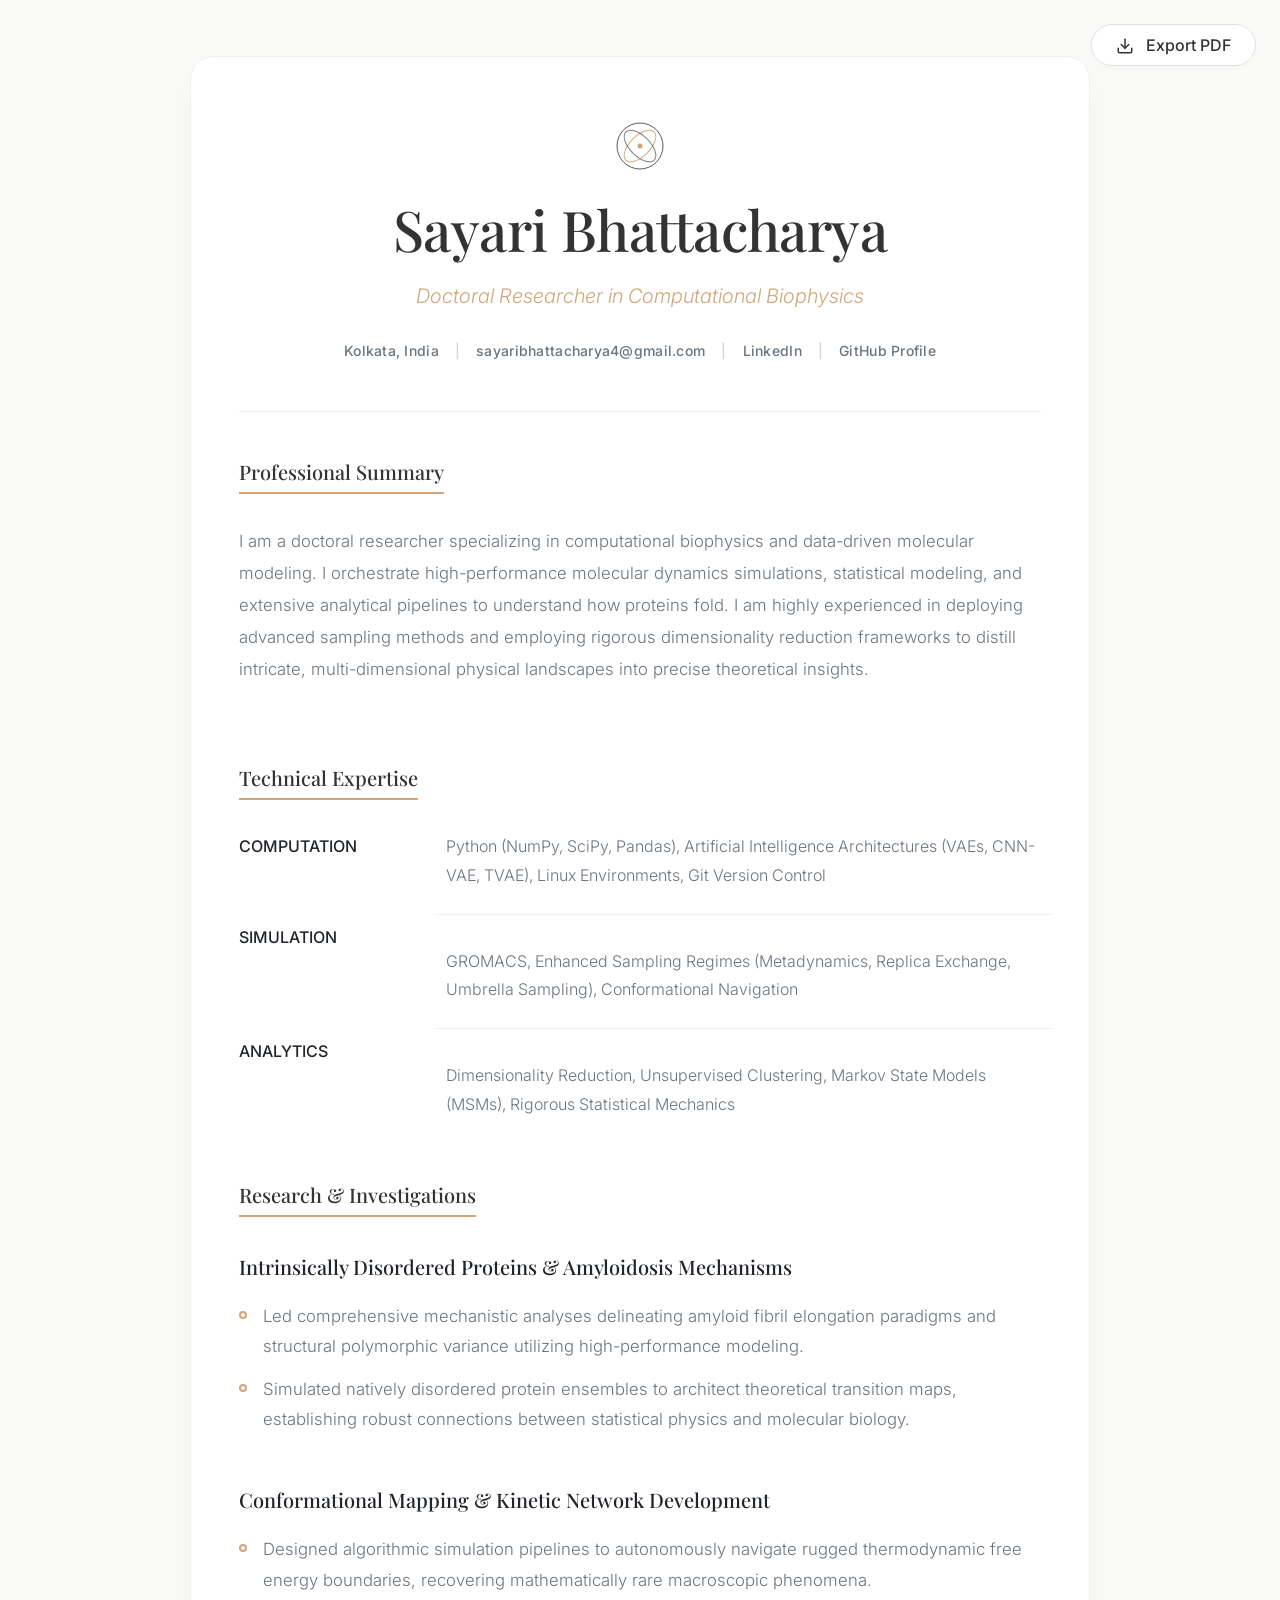
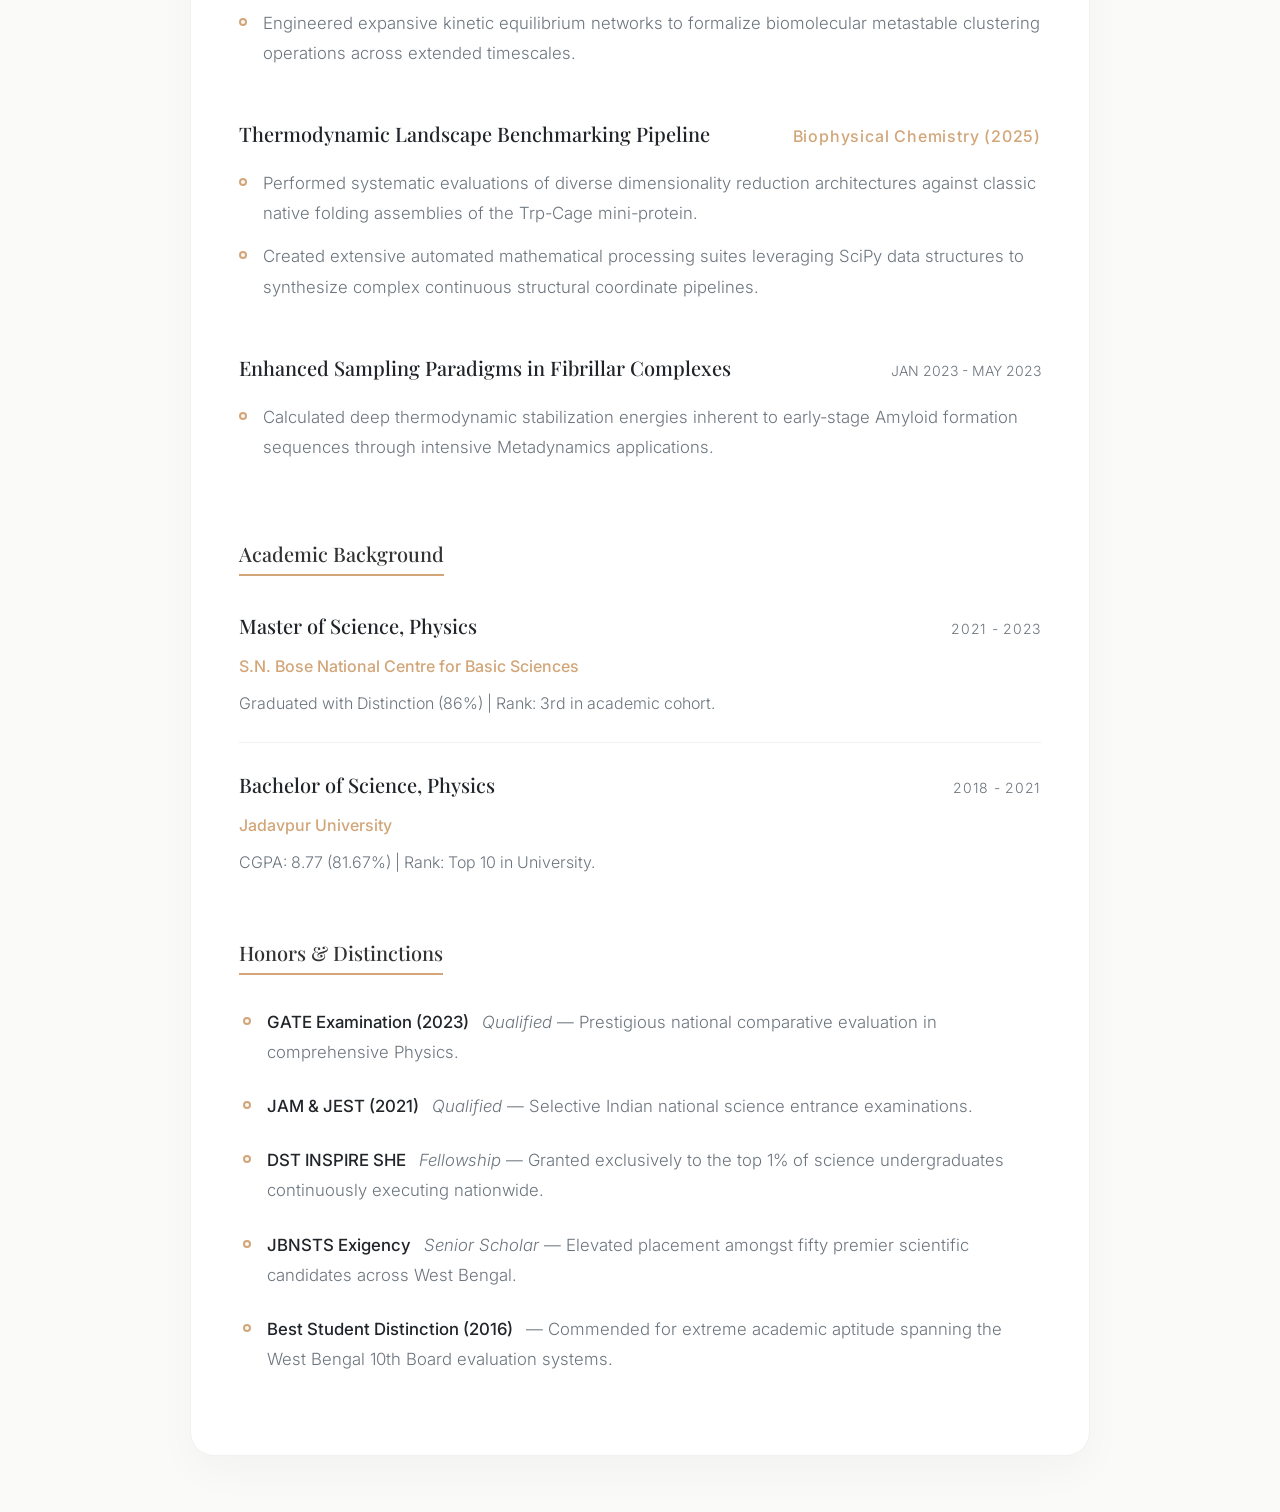
<file: resume.html>
<!DOCTYPE html>
<html lang="en">
<head>
    <meta charset="UTF-8">
    <meta name="viewport" content="width=device-width, initial-scale=1.0">
    <title>Sayari Bhattacharya - Curriculum Vitae</title>
    <link href="https://fonts.googleapis.com/css2?family=Playfair+Display:ital,wght@0,400;0,500;0,600;1,400;1,500&family=Inter:wght@300;400;500;600&display=swap" rel="stylesheet">
    <link href="https://cdn.jsdelivr.net/npm/bootstrap@5.3.3/dist/css/bootstrap.min.css" rel="stylesheet" integrity="sha384-QWTKZyjpPEjISv5WaRU9OFeRpok6YctnYmDr5pNlyT2bRjXh0JMhjY6hW+ALEwIH" crossorigin="anonymous">
    <style>
        :root {
            --bg-color: #FAFAF8;
            --text-primary: #333333;
            --text-secondary: #6B6B6B;
            --accent-1: #D2A679; /* Caramel/Nude */
            --border: #F1F1F1;
        }

        body {
            font-family: 'Inter', sans-serif;
            background-color: var(--bg-color);
            color: var(--text-primary);
            line-height: 1.8;
            -webkit-font-smoothing: antialiased;
        }

        .cv-container {
            background: #FFFFFF;
            box-shadow: 0 16px 40px rgba(0, 0, 0, 0.03);
            border: 1px solid var(--border);
            border-radius: 24px;
            position: relative;
        }

        /* Print Settings */
        @media print {
            body { background: white; padding: 0 !important; }
            .cv-container { box-shadow: none; border: none; border-radius: 0; background: white; padding: 0 !important; max-width: 100% !important; margin: 0 !important; }
            .no-print { display: none !important; }
            .text-accent { color: #D2A679 !important; }
        }

        .name {
            font-family: 'Playfair Display', serif;
            color: var(--text-primary);
            letter-spacing: -0.01em;
        }

        .section-title {
            font-family: 'Playfair Display', serif;
            color: var(--text-primary);
            border-bottom: 2px solid var(--accent-1);
            display: inline-block;
            padding-bottom: 0.5rem;
            margin-bottom: 2rem;
        }
        
        a.hover-primary {
            transition: color 0.3s ease;
        }
        a.hover-primary:hover {
            color: var(--accent-1) !important;
        }
        
        .cv-list-item {
            position: relative;
            padding-left: 1.5rem;
            margin-bottom: 0.8rem;
        }
        .cv-list-item::before {
            content: '';
            position: absolute;
            left: 0;
            top: 10px;
            width: 8px;
            height: 8px;
            background-color: var(--bg-color);
            border: 2px solid var(--accent-1);
            border-radius: 50%;
        }

        .text-accent {
            color: var(--accent-1);
        }
        
        .btn-editorial {
            background: #FFFFFF;
            border: 1px solid #E0E0E0;
            color: var(--text-primary);
            font-family: 'Inter', sans-serif;
            font-weight: 500;
            border-radius: 30px;
            box-shadow: 0 4px 10px rgba(0,0,0,0.02);
            transition: all 0.3s cubic-bezier(0.25, 0.8, 0.25, 1);
        }
        .btn-editorial:hover {
            background: var(--text-primary);
            color: #FFFFFF;
            transform: translateY(-2px);
            box-shadow: 0 8px 20px rgba(0,0,0,0.1);
            border-color: var(--text-primary);
        }
    </style>
</head>
<body class="py-4 py-md-5 d-flex justify-content-center">

    <button class="btn btn-editorial position-fixed top-0 end-0 m-3 m-md-4 px-4 py-2 no-print" style="z-index: 100;" onclick="window.print()">
        <svg width="18" height="18" viewBox="0 0 24 24" fill="none" class="me-2" style="margin-top: -2px;" stroke="currentColor" stroke-width="2" stroke-linecap="round" stroke-linejoin="round"><path d="M21 15v4a2 2 0 0 1-2 2H5a2 2 0 0 1-2-2v-4"/><polyline points="7 10 12 15 17 10"/><line x1="12" y1="15" x2="12" y2="3"/></svg>
        Export PDF
    </button>

    <div class="cv-container container p-4 p-md-5 my-md-2" style="max-width: 900px; padding-top: 4rem !important; padding-bottom: 4rem !important;">
        <div class="cv-content">
            <!-- Header -->
            <div class="text-center border-bottom pb-5 mb-5" style="border-color: var(--border) !important;">
                <div class="mb-4 d-flex justify-content-center">
                    <svg viewBox="0 0 100 100" fill="none" xmlns="http://www.w3.org/2000/svg" style="width: 50px; height: 50px; color: var(--text-primary);">
                        <circle cx="50" cy="50" r="46" stroke="currentColor" stroke-width="2" opacity="0.8"/>
                        <ellipse cx="50" cy="50" rx="20" ry="40" transform="rotate(45 50 50)" stroke="var(--accent-1)" stroke-width="2" opacity="0.9"/>
                        <ellipse cx="50" cy="50" rx="20" ry="40" transform="rotate(-45 50 50)" stroke="currentColor" stroke-width="2" opacity="0.6"/>
                        <circle cx="50" cy="50" r="5" fill="var(--accent-1)"/>
                    </svg>
                </div>
                <h1 class="name display-4 fw-medium mb-3">Sayari Bhattacharya</h1>
                <div class="fs-5 fw-light mb-4 text-accent" style="font-style: italic;">
                    Doctoral Researcher in Computational Biophysics
                </div>
                <div class="d-flex justify-content-center gap-3 flex-wrap text-secondary small fw-medium" style="letter-spacing: 0.02em;">
                    <span>Kolkata, India</span>
                    <span class="text-muted d-none d-sm-inline opacity-25">|</span>
                    <a href="mailto:sayaribhattacharya4@gmail.com" class="text-decoration-none text-secondary hover-primary">sayaribhattacharya4@gmail.com</a>
                    <span class="text-muted d-none d-sm-inline opacity-25">|</span>
                    <a href="https://linkedin.com/in/sayari-bhattacharya-25b314219" target="_blank" class="text-decoration-none text-secondary hover-primary">LinkedIn</a>
                    <span class="text-muted d-none d-sm-inline opacity-25">|</span>
                    <a href="https://github.com/bsayari10" target="_blank" class="text-decoration-none text-secondary hover-primary">GitHub Profile</a>
                </div>
            </div>

            <!-- Professional Summary -->
            <div class="mb-5 pb-3">
                <h2 class="section-title fs-5 fw-medium">Professional Summary</h2>
                <p class="text-secondary fw-light" style="font-size: 1.05rem; line-height: 1.9;">
                    I am a doctoral researcher specializing in computational biophysics and data-driven molecular modeling. I orchestrate high-performance molecular dynamics simulations, statistical modeling, and extensive analytical pipelines to understand how proteins fold. I am highly experienced in deploying advanced sampling methods and employing rigorous dimensionality reduction frameworks to distill intricate, multi-dimensional physical landscapes into precise theoretical insights.
                </p>
            </div>

            <!-- Technical Skills -->
            <div class="mb-5 pb-3">
                <h2 class="section-title fs-5 fw-medium">Technical Expertise</h2>
                <div class="row gx-4 gy-4 fw-medium">
                    <div class="col-md-3 text-dark text-uppercase fs-6">Computation</div>
                    <div class="col-md-9 text-secondary border-bottom pb-4 fw-light" style="border-color: var(--border) !important;">Python (NumPy, SciPy, Pandas), Artificial Intelligence Architectures (VAEs, CNN-VAE, TVAE), Linux Environments, Git Version Control</div>
                    
                    <div class="col-md-3 text-dark text-uppercase fs-6 mt-md-0 pt-2">Simulation</div>
                    <div class="col-md-9 text-secondary border-bottom pb-4 pt-2 fw-light" style="border-color: var(--border) !important;">GROMACS, Enhanced Sampling Regimes (Metadynamics, Replica Exchange, Umbrella Sampling), Conformational Navigation</div>
                    
                    <div class="col-md-3 text-dark text-uppercase fs-6 mt-md-0 pt-2">Analytics</div>
                    <div class="col-md-9 text-secondary pt-2 fw-light">Dimensionality Reduction, Unsupervised Clustering, Markov State Models (MSMs), Rigorous Statistical Mechanics</div>
                </div>
            </div>

            <!-- Experience & Projects -->
            <div class="mb-5 pb-3">
                <h2 class="section-title fs-5 fw-medium">Research & Investigations</h2>
                
                <div class="mb-5">
                    <div class="d-flex justify-content-between align-items-baseline mb-3">
                        <div class="fw-medium fs-5 text-dark" style="font-family: 'Playfair Display', serif;">Intrinsically Disordered Proteins & Amyloidosis Mechanisms</div>
                    </div>
                    <ul class="text-secondary fw-light list-unstyled mb-0" style="font-size: 1.05rem;">
                        <li class="cv-list-item">Led comprehensive mechanistic analyses delineating amyloid fibril elongation paradigms and structural polymorphic variance utilizing high-performance modeling.</li>
                        <li class="cv-list-item">Simulated natively disordered protein ensembles to architect theoretical transition maps, establishing robust connections between statistical physics and molecular biology.</li>
                    </ul>
                </div>

                <div class="mb-5">
                    <div class="d-flex justify-content-between align-items-baseline mb-3">
                        <div class="fw-medium fs-5 text-dark" style="font-family: 'Playfair Display', serif;">Conformational Mapping & Kinetic Network Development</div>
                    </div>
                    <ul class="text-secondary fw-light list-unstyled mb-0" style="font-size: 1.05rem;">
                        <li class="cv-list-item">Designed algorithmic simulation pipelines to autonomously navigate rugged thermodynamic free energy boundaries, recovering mathematically rare macroscopic phenomena.</li>
                        <li class="cv-list-item">Engineered expansive kinetic equilibrium networks to formalize biomolecular metastable clustering operations across extended timescales.</li>
                    </ul>
                </div>

                <div class="mb-5">
                    <div class="d-flex justify-content-between align-items-baseline flex-wrap mb-3">
                        <div class="fw-medium fs-5 text-dark" style="font-family: 'Playfair Display', serif;">Thermodynamic Landscape Benchmarking Pipeline</div>
                        <div class="fw-medium text-accent" style="letter-spacing: 0.05em;">Biophysical Chemistry (2025)</div>
                    </div>
                    <ul class="text-secondary fw-light list-unstyled mb-0" style="font-size: 1.05rem;">
                        <li class="cv-list-item">Performed systematic evaluations of diverse dimensionality reduction architectures against classic native folding assemblies of the Trp-Cage mini-protein.</li>
                        <li class="cv-list-item">Created extensive automated mathematical processing suites leveraging SciPy data structures to synthesize complex continuous structural coordinate pipelines.</li>
                    </ul>
                </div>
                
                <div class="mb-3">
                    <div class="d-flex justify-content-between align-items-baseline flex-wrap mb-3">
                        <div class="fw-medium fs-5 text-dark" style="font-family: 'Playfair Display', serif;">Enhanced Sampling Paradigms in Fibrillar Complexes</div>
                        <div class="text-secondary fw-light text-uppercase small">Jan 2023 - May 2023</div>
                    </div>
                    <ul class="text-secondary fw-light list-unstyled mb-0" style="font-size: 1.05rem;">
                        <li class="cv-list-item">Calculated deep thermodynamic stabilization energies inherent to early-stage Amyloid formation sequences through intensive Metadynamics applications.</li>
                    </ul>
                </div>
            </div>

            <!-- Education -->
            <div class="mb-5 pb-3">
                <h2 class="section-title fs-5 fw-medium">Academic Background</h2>
                <div class="mb-4 pb-4 border-bottom" style="border-color: var(--border) !important;">
                    <div class="d-flex justify-content-between align-items-baseline flex-wrap mb-2">
                        <div class="fw-medium fs-5 text-dark" style="font-family: 'Playfair Display', serif;">Master of Science, Physics</div>
                        <div class="text-secondary fw-light text-uppercase small" style="letter-spacing: 0.05em;">2021 - 2023</div>
                    </div>
                    <div class="fw-medium text-accent">S.N. Bose National Centre for Basic Sciences</div>
                    <div class="fw-light text-secondary mt-2">Graduated with Distinction (86%) | Rank: 3rd in academic cohort.</div>
                </div>

                <div>
                    <div class="d-flex justify-content-between align-items-baseline flex-wrap mb-2">
                        <div class="fw-medium fs-5 text-dark" style="font-family: 'Playfair Display', serif;">Bachelor of Science, Physics</div>
                        <div class="text-secondary fw-light text-uppercase small" style="letter-spacing: 0.05em;">2018 - 2021</div>
                    </div>
                    <div class="fw-medium text-accent">Jadavpur University</div>
                    <div class="fw-light text-secondary mt-2">CGPA: 8.77 (81.67%) | Rank: Top 10 in University.</div>
                </div>
            </div>

            <!-- Honors & Awards -->
            <div class="mb-3">
                <h2 class="section-title fs-5 fw-medium">Honors & Distinctions</h2>
                <ul class="text-secondary fw-light list-unstyled mb-0 ps-1" style="font-size: 1.05rem;">
                    <li class="cv-list-item mb-4"><strong class="text-dark fw-medium pe-2">GATE Examination (2023)</strong> <span style="font-style: italic;">Qualified</span> — Prestigious national comparative evaluation in comprehensive Physics.</li>
                    <li class="cv-list-item mb-4"><strong class="text-dark fw-medium pe-2">JAM & JEST (2021)</strong> <span style="font-style: italic;">Qualified</span> — Selective Indian national science entrance examinations.</li>
                    <li class="cv-list-item mb-4"><strong class="text-dark fw-medium pe-2">DST INSPIRE SHE</strong> <span style="font-style: italic;">Fellowship</span> — Granted exclusively to the top 1% of science undergraduates continuously executing nationwide.</li>
                    <li class="cv-list-item mb-4"><strong class="text-dark fw-medium pe-2">JBNSTS Exigency</strong> <span style="font-style: italic;">Senior Scholar</span> — Elevated placement amongst fifty premier scientific candidates across West Bengal.</li>
                    <li class="cv-list-item"><strong class="text-dark fw-medium pe-2">Best Student Distinction (2016)</strong> — Commended for extreme academic aptitude spanning the West Bengal 10th Board evaluation systems.</li>
                </ul>
            </div>
        </div>
    </div>

</body>
</html>
</file>
